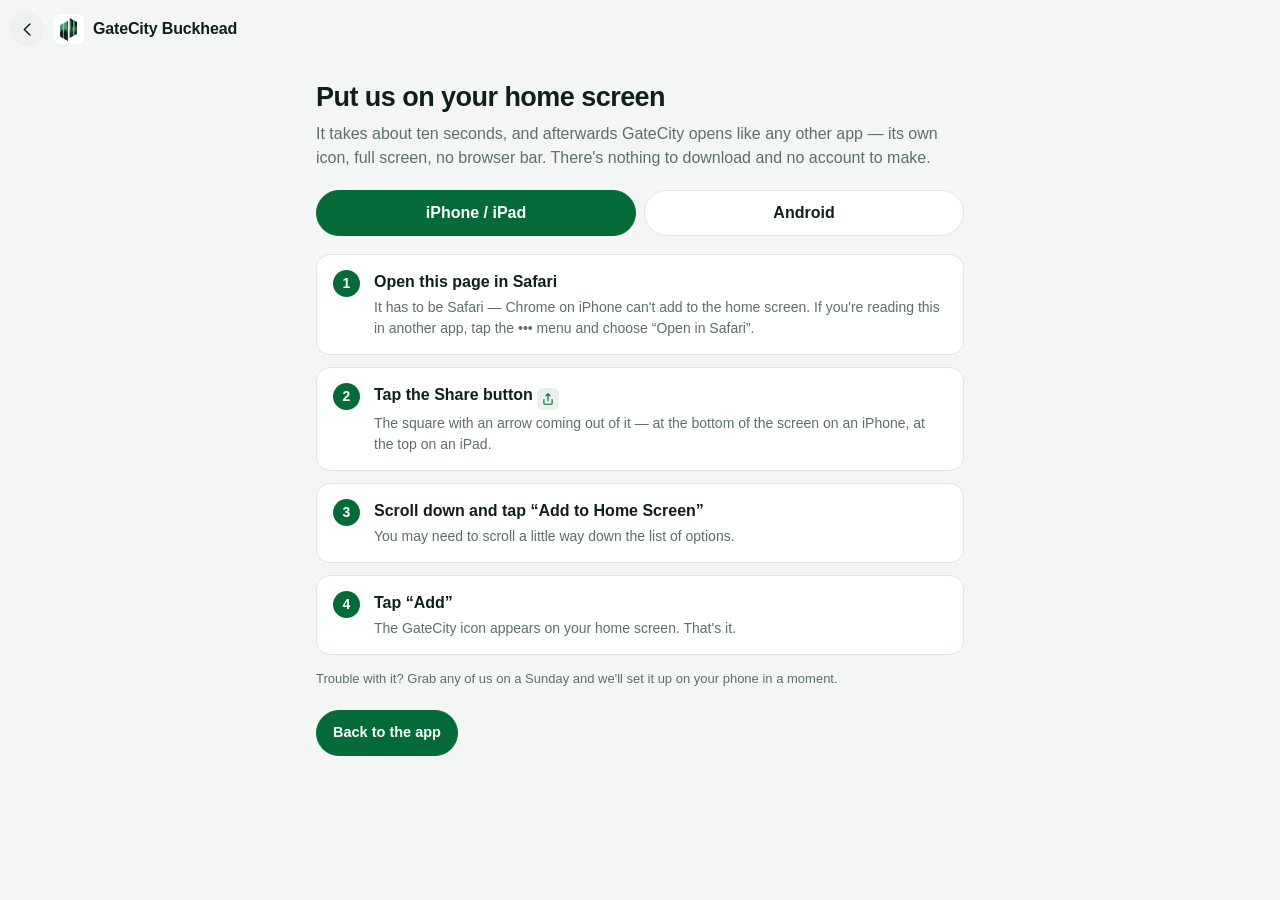
<file: docs/install.html>
<!DOCTYPE html>
<html lang="en">
<head>
<meta charset="utf-8">
<meta name="viewport" content="width=device-width, initial-scale=1, viewport-fit=cover">
<title>Add GateCity to your home screen</title>
<meta name="theme-color" content="#046A38" media="(prefers-color-scheme: light)">
<meta name="theme-color" content="#0b1310" media="(prefers-color-scheme: dark)">
<link rel="apple-touch-icon" href="icons/apple-touch-icon.png">
<link rel="icon" href="icons/icon-192.png">
<link rel="stylesheet" href="app.css">
<style>
  body { padding-bottom: 40px; }
  .steps { counter-reset: step; display: flex; flex-direction: column; gap: 12px; margin-top: 18px; }
  .step {
    display: flex; gap: 14px; align-items: flex-start;
    background: var(--surface); border: 1px solid var(--line);
    border-radius: 14px; padding: 15px 16px;
  }
  .step::before {
    counter-increment: step; content: counter(step);
    display: grid; place-items: center; flex: none;
    width: 27px; height: 27px; border-radius: 50%;
    background: var(--brand); color: var(--on-brand);
    font-size: 14px; font-weight: 750;
  }
  .step p { margin: 0; }
  /* Both are spans so they can sit in one <p>; without this the description
     runs on from the title as a single paragraph. */
  .step .t, .step .d { display: block; }
  .step .t { font-weight: 680; }
  .step .d { color: var(--muted); font-size: 14px; margin-top: 3px; }
  .glyph {
    display: inline-grid; place-items: center;
    width: 22px; height: 22px; vertical-align: -6px;
    border-radius: 6px; background: var(--brand-soft); color: var(--brand);
  }
  .glyph svg { width: 14px; height: 14px; }
  .tabs { display: flex; gap: 8px; margin-top: 20px; }
  .tabs button {
    flex: 1; padding: 10px; border-radius: 999px; cursor: pointer;
    border: 1px solid var(--line); background: var(--surface); font-weight: 650;
  }
  .tabs button[aria-pressed="true"] { background: var(--brand); border-color: var(--brand); color: var(--on-brand); }
</style>
</head>
<body>

<header class="topbar">
  <a class="back" href="index.html" aria-label="Back to the app">
    <svg viewBox="0 0 24 24"><path d="M15 5l-7 7 7 7"/></svg>
  </a>
  <div class="brand">
    <img class="mark" src="icons/icon-192.png" alt="" width="30" height="30">
    <span class="wordmark">GateCity <b>Buckhead</b></span>
  </div>
</header>

<main>
  <h1>Put us on your home screen</h1>
  <p class="sub">It takes about ten seconds, and afterwards GateCity opens like
  any other app — its own icon, full screen, no browser bar. There's nothing to
  download and no account to make.</p>

  <div class="tabs" role="group" aria-label="Choose your phone">
    <button id="tabIos" aria-pressed="true">iPhone / iPad</button>
    <button id="tabAndroid" aria-pressed="false">Android</button>
  </div>

  <div id="ios">
    <div class="steps">
      <div class="step"><p>
        <span class="t">Open this page in Safari</span>
        <span class="d">It has to be Safari — Chrome on iPhone can't add to the
        home screen. If you're reading this in another app, tap the ••• menu and
        choose “Open in Safari”.</span>
      </p></div>
      <div class="step"><p>
        <span class="t">Tap the Share button
          <span class="glyph"><svg viewBox="0 0 24 24" fill="none" stroke="currentColor" stroke-width="2"
            stroke-linecap="round" stroke-linejoin="round"><path d="M12 15V3M8.5 6.5 12 3l3.5 3.5"/>
            <path d="M5 13v6.5A1.5 1.5 0 0 0 6.5 21h11a1.5 1.5 0 0 0 1.5-1.5V13"/></svg></span>
        </span>
        <span class="d">The square with an arrow coming out of it — at the bottom
        of the screen on an iPhone, at the top on an iPad.</span>
      </p></div>
      <div class="step"><p>
        <span class="t">Scroll down and tap “Add to Home Screen”</span>
        <span class="d">You may need to scroll a little way down the list of options.</span>
      </p></div>
      <div class="step"><p>
        <span class="t">Tap “Add”</span>
        <span class="d">The GateCity icon appears on your home screen. That's it.</span>
      </p></div>
    </div>
  </div>

  <div id="android" hidden>
    <div class="steps">
      <div class="step"><p>
        <span class="t">Open this page in Chrome</span>
      </p></div>
      <div class="step"><p>
        <span class="t">Tap the ⋮ menu, top right</span>
      </p></div>
      <div class="step"><p>
        <span class="t">Tap “Install app” or “Add to Home screen”</span>
        <span class="d">Chrome sometimes offers this as a banner at the bottom
        of the screen instead — either one works.</span>
      </p></div>
    </div>
  </div>

  <p class="note">Trouble with it? Grab any of us on a Sunday and we'll set it
  up on your phone in a moment.</p>

  <p style="margin-top:22px">
    <a class="btn primary" href="index.html">Back to the app</a>
  </p>
</main>

<script>
  const ios = document.getElementById("ios");
  const android = document.getElementById("android");
  const tabIos = document.getElementById("tabIos");
  const tabAndroid = document.getElementById("tabAndroid");

  function show(which) {
    const onIos = which === "ios";
    ios.hidden = !onIos;
    android.hidden = onIos;
    tabIos.setAttribute("aria-pressed", String(onIos));
    tabAndroid.setAttribute("aria-pressed", String(!onIos));
  }
  tabIos.addEventListener("click", () => show("ios"));
  tabAndroid.addEventListener("click", () => show("android"));

  // Open on the tab that matches the phone in the reader's hand.
  if (/android/i.test(navigator.userAgent)) show("android");
</script>
</body>
</html>
</file>
<file: docs/app.css>
/* GateCity Buckhead app — mobile-first, installs to the home screen.
   Light is the default because most of the congregation reads it in daylight;
   dark follows the phone's setting. Every colour is a token so the two stay
   in step. */

:root {
  --bg: #f4f6f5;
  --surface: #ffffff;
  --surface-2: #eef1ef;
  --text: #101f19;
  --muted: #5d6f68;
  --brand: #046a38;
  --brand-soft: #e6f1ec;
  --on-brand: #ffffff;
  --gold: #b08814;
  --line: #e0e6e3;
  --shadow: 0 1px 2px rgba(16, 31, 25, .06), 0 8px 24px rgba(16, 31, 25, .06);
  --radius: 16px;
  --tab-h: 62px;
}

@media (prefers-color-scheme: dark) {
  :root {
    --bg: #0b1310;
    --surface: #121d18;
    --surface-2: #18261f;
    --text: #e9f1ec;
    --muted: #8fa79c;
    --brand: #2fa870;
    --brand-soft: #14271e;
    --on-brand: #04140d;
    --gold: #d9b452;
    --line: #1f2f27;
    --shadow: 0 1px 2px rgba(0, 0, 0, .4), 0 10px 28px rgba(0, 0, 0, .35);
  }
}

* { box-sizing: border-box; }

html, body {
  margin: 0;
  background: var(--bg);
  color: var(--text);
  font: 16px/1.5 -apple-system, BlinkMacSystemFont, "Segoe UI", Roboto, "Helvetica Neue", sans-serif;
  -webkit-font-smoothing: antialiased;
  overscroll-behavior-y: none;
}

body {
  padding-bottom: calc(var(--tab-h) + env(safe-area-inset-bottom));
}

a { color: inherit; text-decoration: none; }
button { font: inherit; color: inherit; }

svg { fill: none; stroke: currentColor; stroke-width: 1.9; stroke-linecap: round; stroke-linejoin: round; }

/* ---------- top bar ---------- */

.topbar {
  position: sticky;
  top: 0;
  z-index: 20;
  display: flex;
  align-items: center;
  gap: 10px;
  padding: calc(env(safe-area-inset-top) + 12px) 16px 12px;
  background: color-mix(in srgb, var(--bg) 88%, transparent);
  backdrop-filter: saturate(1.6) blur(14px);
  border-bottom: 1px solid transparent;
  transition: border-color .2s;
}
.topbar.scrolled { border-bottom-color: var(--line); }

.brand { display: flex; align-items: center; gap: 9px; min-width: 0; }
/* The church's own gate mark. It's emerald-on-white artwork, so it keeps a
   white chip behind it in dark mode rather than vanishing into the header. */
.mark {
  width: 30px; height: 30px;
  border-radius: 8px;
  background: #fff;
  object-fit: contain;
  flex: none;
}
.wordmark { font-size: 16px; font-weight: 600; letter-spacing: -.01em; }
.wordmark b { font-weight: 800; }

.back {
  display: grid; place-items: center;
  width: 34px; height: 34px;
  margin-left: -6px;
  border: 0; border-radius: 50%;
  background: var(--surface-2);
  cursor: pointer;
}
/* `display: grid` above outranks the browser's own `[hidden] { display: none }`,
   so the attribute needs saying again here or the button never hides. */
.back[hidden] { display: none; }
.back svg { width: 19px; height: 19px; }

/* ---------- layout ---------- */

main { max-width: 680px; margin: 0 auto; padding: 4px 16px 32px; outline: none; }

h1 { font-size: 27px; font-weight: 800; letter-spacing: -.02em; margin: 14px 0 4px; }
h2 { font-size: 19px; font-weight: 750; letter-spacing: -.01em; margin: 28px 0 12px; }
.sub { color: var(--muted); margin: 0 0 4px; }

.section-head {
  display: flex; align-items: baseline; justify-content: space-between; gap: 12px;
  margin: 28px 0 12px;
}
.section-head h2 { margin: 0; }
.section-head a { color: var(--brand); font-size: 14px; font-weight: 650; }

.eyebrow {
  font-size: 12px; font-weight: 750; letter-spacing: .08em; text-transform: uppercase;
  color: var(--brand);
}

/* ---------- cards ---------- */

.card {
  background: var(--surface);
  border: 1px solid var(--line);
  border-radius: var(--radius);
  box-shadow: var(--shadow);
  overflow: hidden;
}

.thumb {
  position: relative;
  display: block;
  aspect-ratio: 16 / 9;
  background: var(--surface-2);
  overflow: hidden;
}
.thumb img { width: 100%; height: 100%; object-fit: cover; display: block; }
.thumb::after {
  content: "";
  position: absolute; inset: 0;
  background: linear-gradient(180deg, transparent 45%, rgba(0, 0, 0, .62));
}
.thumb .play {
  position: absolute; left: 14px; bottom: 12px; z-index: 2;
  display: grid; place-items: center;
  width: 42px; height: 42px;
  border-radius: 50%;
  background: rgba(255, 255, 255, .94);
  color: #0d1a14;
}
.thumb .play svg { width: 18px; height: 18px; fill: currentColor; stroke: none; margin-left: 2px; }
.thumb .badge {
  position: absolute; top: 10px; left: 10px; z-index: 2;
  padding: 4px 9px; border-radius: 999px;
  background: rgba(4, 106, 56, .93); color: #fff;
  font-size: 11px; font-weight: 750; letter-spacing: .04em; text-transform: uppercase;
}

/* These are <span>s so they can sit inside an <a>; without display:block the
   padding and background paint as inline fragments and leave stray pills. */
.card, .card > .thumb, .card-body { display: block; }
.card-body { padding: 14px 16px 16px; }
.card-body .meta { display: block; color: var(--muted); font-size: 13.5px; }
.card-body h3 { margin: 3px 0 0; font-size: 17.5px; font-weight: 720; letter-spacing: -.01em; line-height: 1.32; }

/* ---------- sermon rows ---------- */

.rows { display: flex; flex-direction: column; gap: 10px; }

.row {
  display: flex; gap: 12px; align-items: center;
  padding: 9px;
  background: var(--surface);
  border: 1px solid var(--line);
  border-radius: 13px;
}
.row:active { background: var(--surface-2); }
.row .rt {
  position: relative;
  width: 108px; flex: none;
  aspect-ratio: 16 / 9;
  border-radius: 8px; overflow: hidden;
  background: var(--surface-2);
}
.row .rt img { width: 100%; height: 100%; object-fit: cover; display: block; }
.row .info { min-width: 0; }
.row .rt, .row .info { display: block; }
.row .info .meta { display: block; color: var(--muted); font-size: 12.5px; }
.row .info h3 {
  margin: 2px 0 0; font-size: 15px; font-weight: 660; line-height: 1.34;
  display: -webkit-box; -webkit-line-clamp: 2; -webkit-box-orient: vertical; overflow: hidden;
}

/* ---------- series grid ---------- */

.grid { display: grid; grid-template-columns: repeat(2, 1fr); gap: 12px; }
@media (min-width: 560px) { .grid { grid-template-columns: repeat(3, 1fr); } }

.series-card {
  background: var(--surface);
  border: 1px solid var(--line);
  border-radius: 14px;
  padding: 14px;
  display: flex; flex-direction: column; gap: 6px;
  min-height: 108px;
}
.series-card .st { font-weight: 730; letter-spacing: -.01em; line-height: 1.28; }
.series-card .sm { color: var(--muted); font-size: 12.5px; margin-top: auto; }
.series-card.current { border-color: var(--brand); background: var(--brand-soft); }

/* ---------- pills / chips ---------- */

.chips { display: flex; gap: 8px; flex-wrap: wrap; margin: 14px 0 4px; }
.chip {
  padding: 7px 13px;
  border: 1px solid var(--line);
  border-radius: 999px;
  background: var(--surface);
  font-size: 13.5px; font-weight: 620;
  cursor: pointer;
}
.chip[aria-pressed="true"] {
  background: var(--brand); border-color: var(--brand); color: var(--on-brand);
}

/* ---------- quick links ---------- */

.quick { display: grid; grid-template-columns: repeat(2, 1fr); gap: 10px; }
.quick a {
  display: flex; align-items: center; gap: 11px;
  padding: 13px 14px;
  background: var(--surface);
  border: 1px solid var(--line);
  border-radius: 13px;
}
.quick .qi {
  display: grid; place-items: center;
  width: 34px; height: 34px; flex: none;
  border-radius: 10px;
  background: var(--brand-soft);
  color: var(--brand);
}
.quick .qi svg { width: 18px; height: 18px; }
.quick .qt { font-weight: 660; font-size: 14.5px; line-height: 1.25; }
.quick .qn { color: var(--muted); font-size: 12px; }

/* ---------- info list ---------- */

.info-list { display: flex; flex-direction: column; }
.info-list .item {
  display: flex; gap: 13px; align-items: flex-start;
  padding: 14px 16px;
  border-bottom: 1px solid var(--line);
}
.info-list .item:last-child { border-bottom: 0; }
.info-list .k { font-weight: 660; }
.info-list .v { color: var(--muted); font-size: 14px; }
/* An inline SVG with no intrinsic size stretches to fill a flex row, so pin it. */
.info-list .item > svg {
  width: 21px; height: 21px; flex: none;
  margin-top: 1px; color: var(--brand);
}

/* ---------- library shelf ---------- */

.shelf {
  display: grid;
  grid-template-columns: repeat(auto-fill, minmax(140px, 1fr));
  gap: 16px 14px;
  margin-bottom: 18px;
}
/* Spans inside an <a> — same deal as .card above: block them or they fragment. */
.book, .book .cover, .book .bt, .book .bn { display: block; }
.book .cover {
  aspect-ratio: 2 / 3;
  border-radius: 10px;
  overflow: hidden;
  background: var(--surface-2);
  border: 1px solid var(--line);
  box-shadow: var(--shadow);
}
.book .cover img { width: 100%; height: 100%; object-fit: cover; display: block; }
.book .bt { margin-top: 9px; font-weight: 660; font-size: 14.5px; line-height: 1.3; }
.book .bn { color: var(--muted); font-size: 12.5px; }

/* ---------- player ---------- */

.player {
  position: relative;
  aspect-ratio: 16 / 9;
  background: #000;
  border-radius: var(--radius);
  overflow: hidden;
  margin-top: 8px;
}
.player iframe { position: absolute; inset: 0; width: 100%; height: 100%; border: 0; }

.actions { display: flex; gap: 10px; flex-wrap: wrap; margin-top: 16px; }
.btn {
  display: inline-flex; align-items: center; gap: 8px;
  padding: 11px 16px;
  border: 1px solid var(--line); border-radius: 999px;
  background: var(--surface);
  font-size: 14.5px; font-weight: 660;
  cursor: pointer;
}
.btn svg { width: 17px; height: 17px; }
.btn.primary { background: var(--brand); border-color: var(--brand); color: var(--on-brand); }

/* ---------- search ---------- */

.search {
  display: flex; align-items: center; gap: 9px;
  padding: 11px 14px;
  background: var(--surface);
  border: 1px solid var(--line);
  border-radius: 12px;
  margin-top: 4px;
}
.search svg { width: 18px; height: 18px; color: var(--muted); flex: none; }
.search input {
  border: 0; outline: none; background: none; width: 100%;
  font: inherit; color: var(--text);
}

/* ---------- misc ---------- */

.empty {
  text-align: center;
  padding: 36px 22px;
  color: var(--muted);
  background: var(--surface);
  border: 1px dashed var(--line);
  border-radius: var(--radius);
}
.empty b { color: var(--text); display: block; margin-bottom: 6px; font-size: 16px; }

.note { color: var(--muted); font-size: 13px; margin-top: 14px; }

.banner {
  display: flex; gap: 12px; align-items: center;
  padding: 13px 15px;
  background: var(--brand-soft);
  border: 1px solid color-mix(in srgb, var(--brand) 30%, transparent);
  border-radius: 13px;
  margin-top: 16px;
  font-size: 14px;
}
.banner .bx { margin-left: auto; border: 0; background: none; color: var(--muted); cursor: pointer; padding: 4px; }

.skeleton {
  background: linear-gradient(90deg, var(--surface-2) 25%, var(--surface) 37%, var(--surface-2) 63%);
  background-size: 400% 100%;
  animation: sk 1.3s ease infinite;
  border-radius: var(--radius);
}
@keyframes sk { 0% { background-position: 100% 50%; } 100% { background-position: 0 50%; } }

@media (prefers-reduced-motion: reduce) {
  * { animation-duration: .01ms !important; transition-duration: .01ms !important; }
}

/* ---------- tab bar ---------- */

.tabbar {
  position: fixed; left: 0; right: 0; bottom: 0; z-index: 30;
  display: grid; grid-template-columns: repeat(4, 1fr);
  padding-bottom: env(safe-area-inset-bottom);
  background: color-mix(in srgb, var(--surface) 92%, transparent);
  backdrop-filter: saturate(1.6) blur(16px);
  border-top: 1px solid var(--line);
}
.tabbar a {
  display: flex; flex-direction: column; align-items: center; justify-content: center; gap: 3px;
  height: var(--tab-h);
  color: var(--muted);
  font-size: 11px; font-weight: 620;
}
.tabbar a svg { width: 22px; height: 22px; }
.tabbar a.on { color: var(--brand); }
.tabbar a.on svg { stroke-width: 2.2; }
</file>
